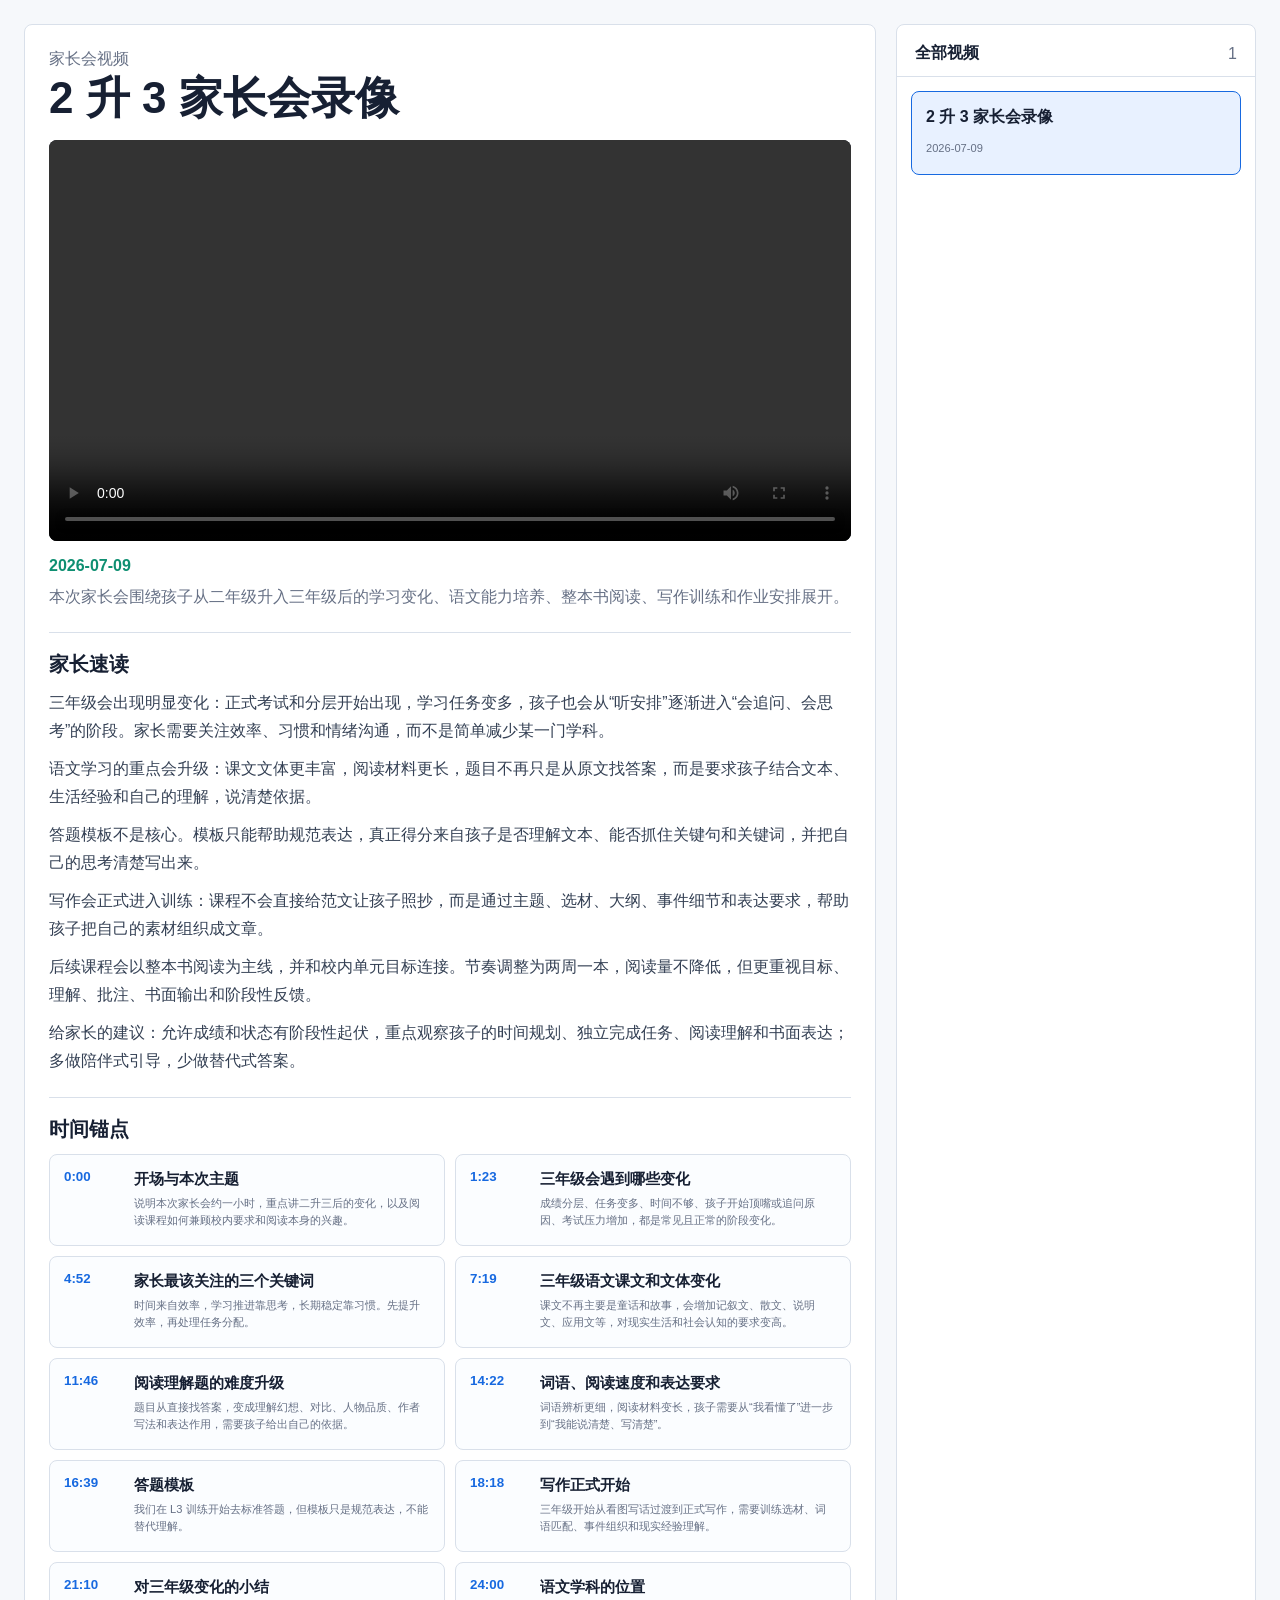
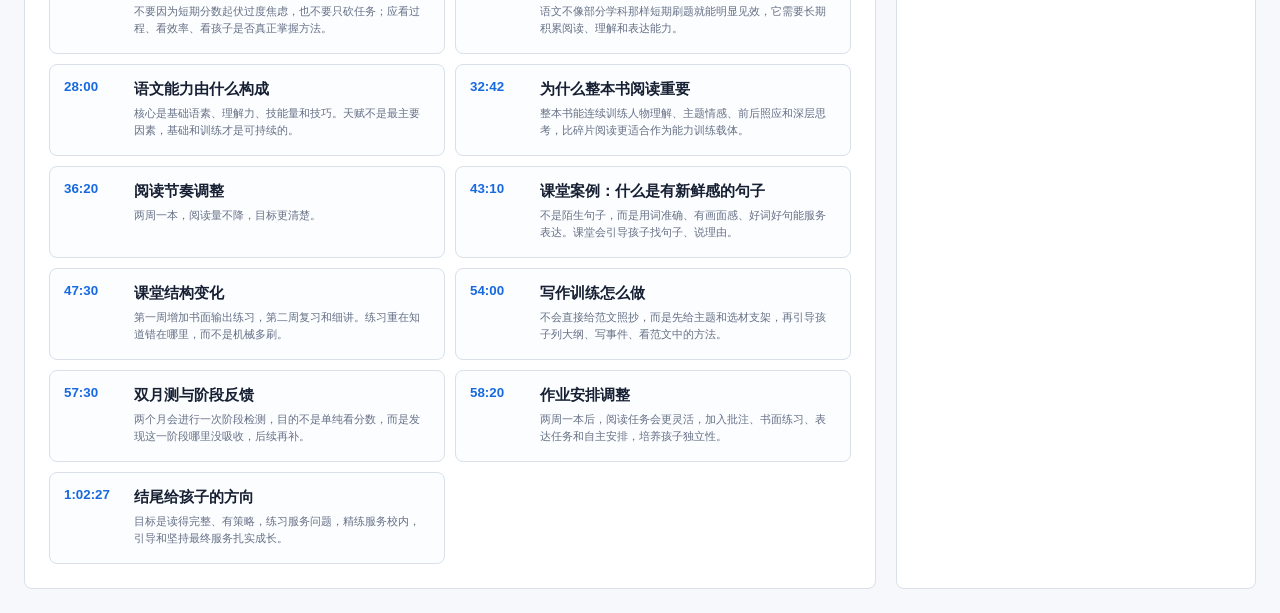
<file: index.html>
<!doctype html>
<html lang="zh-CN">
<head>
  <meta charset="utf-8">
  <meta name="viewport" content="width=device-width, initial-scale=1">
  <title>家长会视频</title>
  <link rel="stylesheet" href="assets/site.css?v=20260709-anchors2">
</head>
<body>
  <main class="page-shell">
    <section class="video-pane">
      <header class="page-head">
        <div>
          <p>家长会视频</p>
          <h1 id="videoTitle">视频列表</h1>
        </div>
        <a id="openVideoLink" class="open-link" href="#" target="_blank" rel="noopener" hidden>下载视频</a>
      </header>

      <video id="videoPlayer" controls playsinline preload="metadata"></video>
      <p id="videoMeta" class="video-meta"></p>
      <p id="videoDescription" class="video-description"></p>

      <section id="videoSummary" class="summary-section" hidden>
        <h2>家长速读</h2>
        <div id="summaryList" class="summary-list"></div>
      </section>

      <section id="videoAnchors" class="summary-section" hidden>
        <h2>时间锚点</h2>
        <div id="anchorList" class="anchor-list"></div>
      </section>
    </section>

    <aside class="playlist-pane">
      <div class="playlist-head">
        <strong>全部视频</strong>
        <span id="videoCount">0</span>
      </div>
      <div id="videoList" class="video-list"></div>
    </aside>
  </main>

  <template id="videoCardTemplate">
    <button class="video-card" type="button">
      <span data-field="title"></span>
      <small data-field="meta"></small>
    </button>
  </template>

  <script src="videos.js?v=20260709-anchors2"></script>
  <script src="assets/site.js?v=20260709-anchors2"></script>
</body>
</html>
</file>
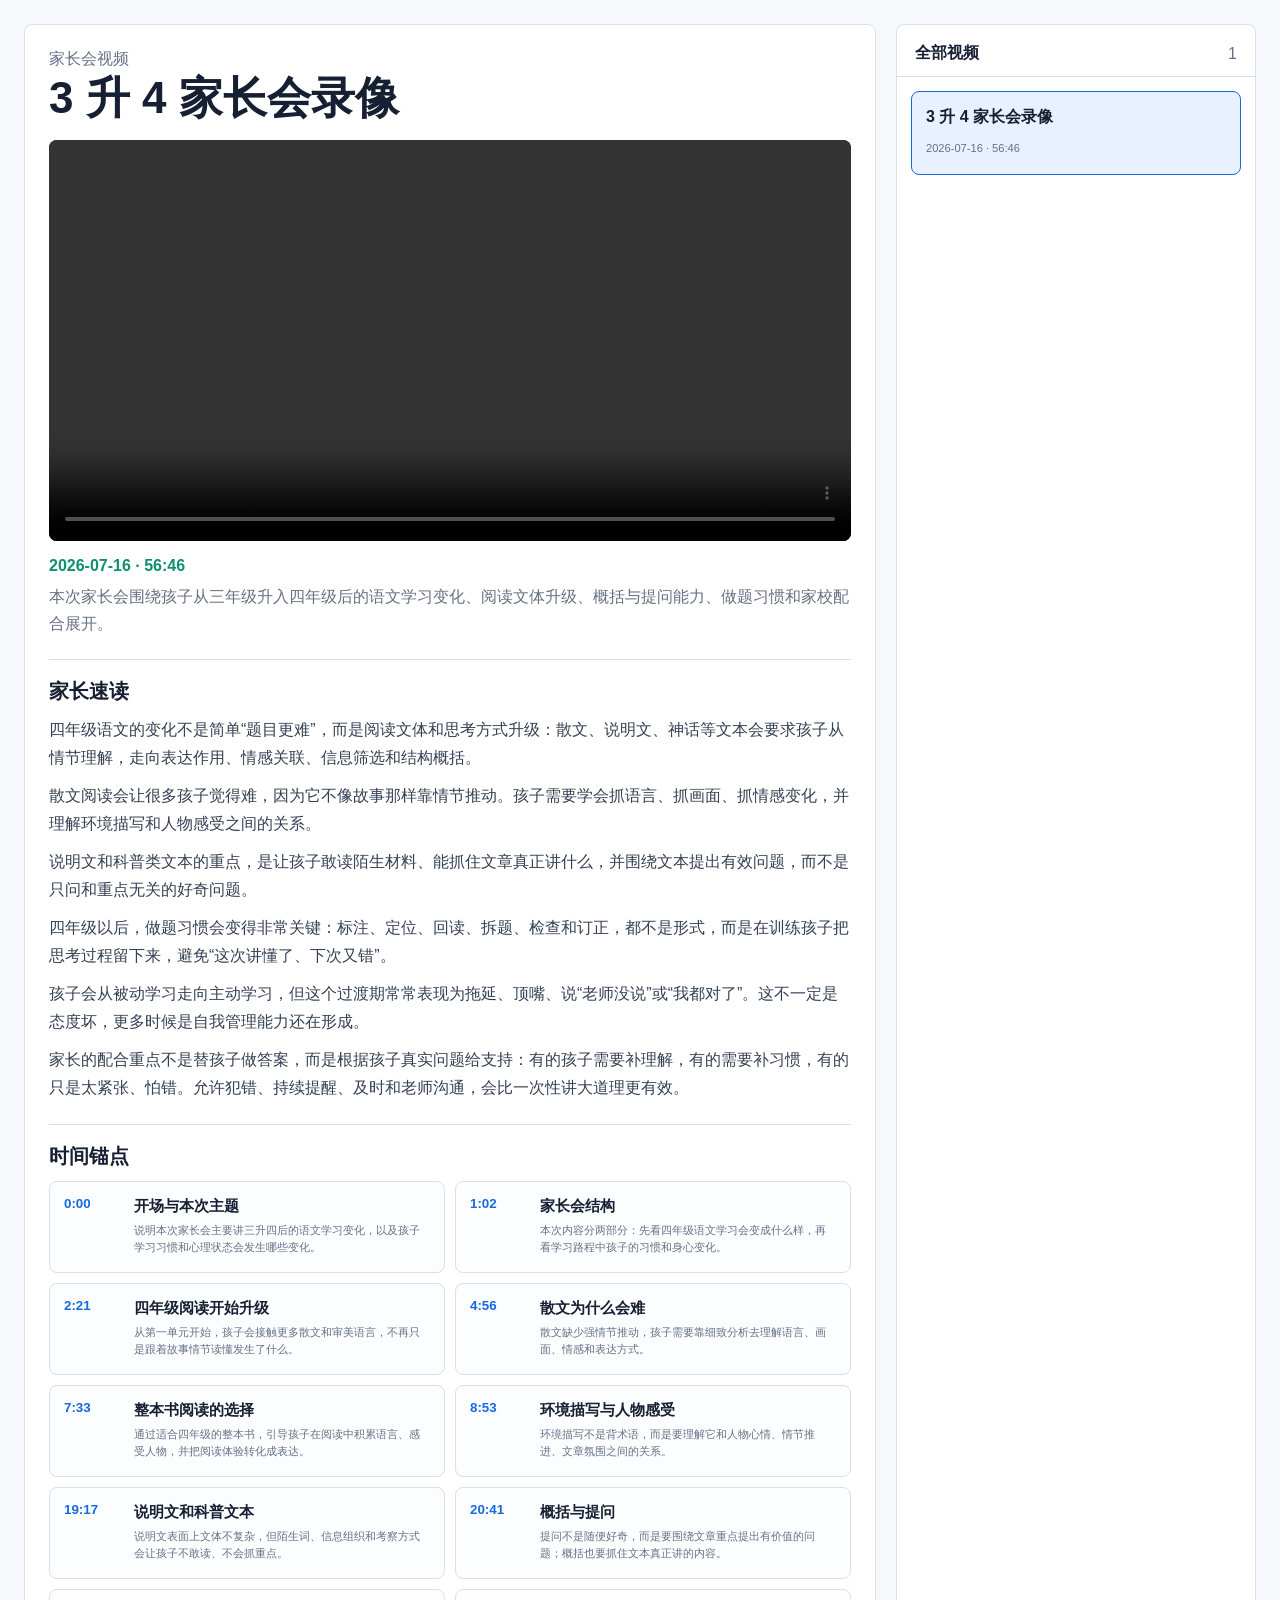
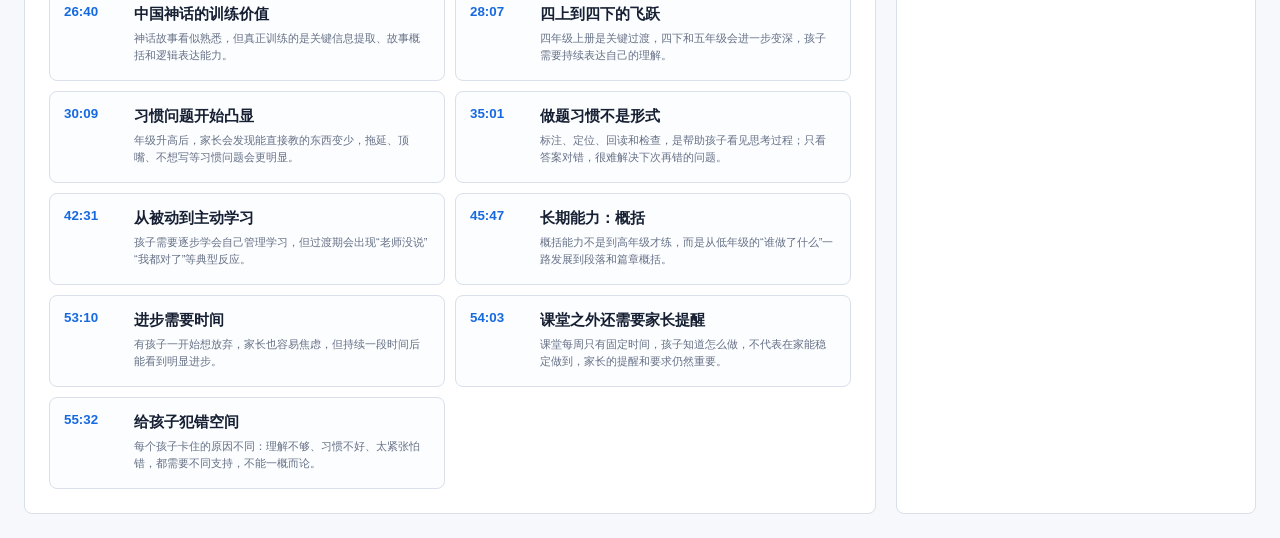
<file: 3-to-4/index.html>
<!doctype html>
<html lang="zh-CN">
<head>
  <meta charset="utf-8">
  <meta name="viewport" content="width=device-width, initial-scale=1">
  <title>3 升 4 家长会视频</title>
  <link rel="stylesheet" href="../assets/site.css?v=20260716-3to4">
</head>
<body>
  <main class="page-shell">
    <section class="video-pane">
      <header class="page-head">
        <div>
          <p>家长会视频</p>
          <h1 id="videoTitle">视频列表</h1>
        </div>
        <a id="openVideoLink" class="open-link" href="#" target="_blank" rel="noopener" hidden>下载视频</a>
      </header>

      <video id="videoPlayer" controls playsinline preload="metadata"></video>
      <p id="videoMeta" class="video-meta"></p>
      <p id="videoDescription" class="video-description"></p>

      <section id="videoSummary" class="summary-section" hidden>
        <h2>家长速读</h2>
        <div id="summaryList" class="summary-list"></div>
      </section>

      <section id="videoAnchors" class="summary-section" hidden>
        <h2>时间锚点</h2>
        <div id="anchorList" class="anchor-list"></div>
      </section>
    </section>

    <aside class="playlist-pane">
      <div class="playlist-head">
        <strong>全部视频</strong>
        <span id="videoCount">0</span>
      </div>
      <div id="videoList" class="video-list"></div>
    </aside>
  </main>

  <template id="videoCardTemplate">
    <button class="video-card" type="button">
      <span data-field="title"></span>
      <small data-field="meta"></small>
    </button>
  </template>

  <script src="videos.js?v=20260716-3to4-newvideo"></script>
  <script src="../assets/site.js?v=20260716-3to4"></script>
</body>
</html>
</file>
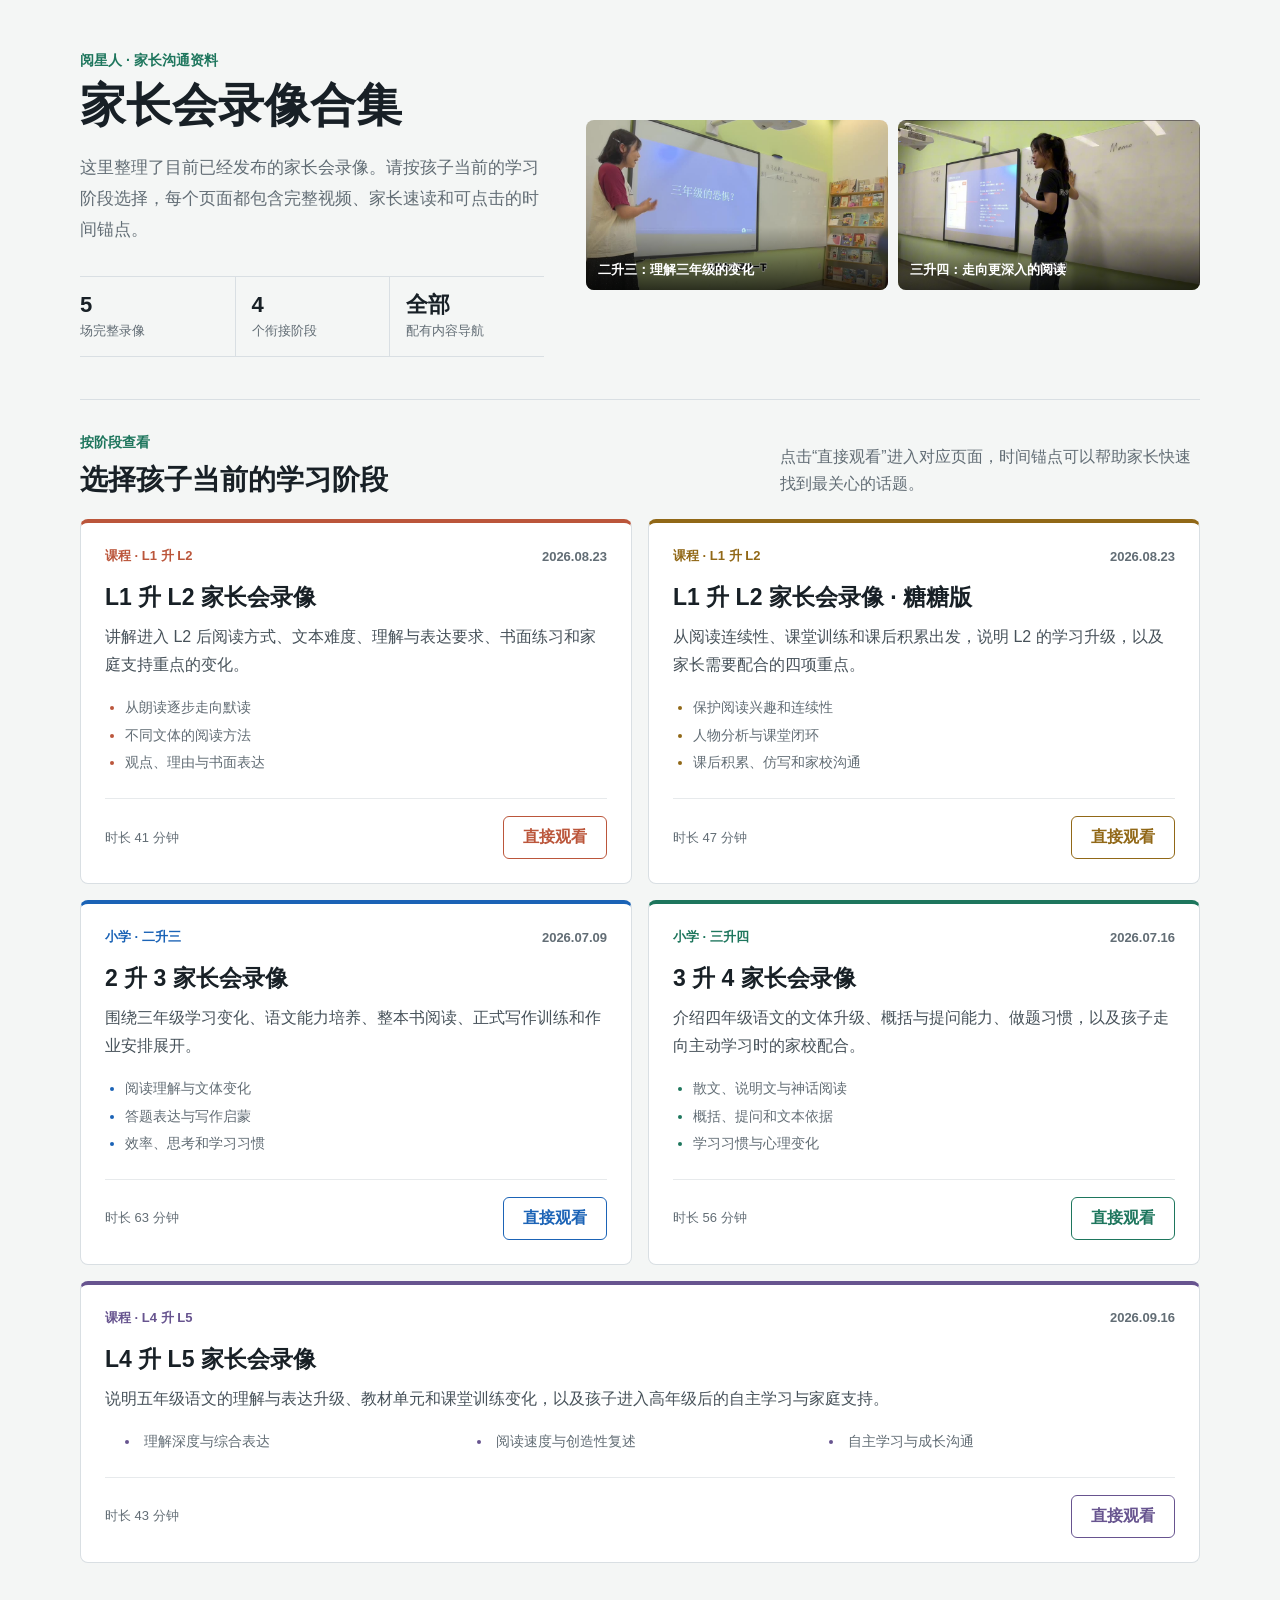
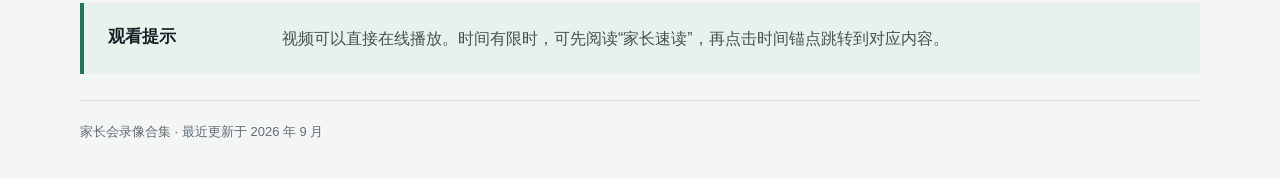
<file: all-videos/index.html>
<!doctype html>
<html lang="zh-CN">
<head>
  <meta charset="utf-8">
  <meta name="viewport" content="width=device-width, initial-scale=1">
  <meta name="description" content="阅星人家长会录像合集，包含完整录像、家长速读和可点击时间锚点。">
  <title>家长会录像合集</title>
  <link rel="icon" href="data:,">
  <link rel="stylesheet" href="assets/catalog.css?v=20260917">
</head>
<body>
  <header class="site-head">
    <div class="head-copy">
      <p class="eyebrow">阅星人 · 家长沟通资料</p>
      <h1>家长会录像合集</h1>
      <p class="intro">这里整理了目前已经发布的家长会录像。请按孩子当前的学习阶段选择，每个页面都包含完整视频、家长速读和可点击的时间锚点。</p>

      <dl class="overview" aria-label="合集概况">
        <div>
          <dt>5</dt>
          <dd>场完整录像</dd>
        </div>
        <div>
          <dt>4</dt>
          <dd>个衔接阶段</dd>
        </div>
        <div>
          <dt>全部</dt>
          <dd>配有内容导航</dd>
        </div>
      </dl>
    </div>

    <div class="meeting-gallery" aria-label="家长会现场画面">
      <figure>
        <img src="assets/2-to-3.jpg" alt="二升三家长会现场，老师正在讲解三年级学习变化" width="960" height="540">
        <figcaption>二升三：理解三年级的变化</figcaption>
      </figure>
      <figure>
        <img src="assets/3-to-4.jpg" alt="三升四家长会现场，老师正在讲解阅读学习重点" width="960" height="540">
        <figcaption>三升四：走向更深入的阅读</figcaption>
      </figure>
    </div>
  </header>

  <main>
    <section class="catalog" aria-labelledby="catalog-title">
      <div class="section-head">
        <div>
          <p class="section-kicker">按阶段查看</p>
          <h2 id="catalog-title">选择孩子当前的学习阶段</h2>
        </div>
        <p>点击“直接观看”进入对应页面，时间锚点可以帮助家长快速找到最关心的话题。</p>
      </div>

      <div class="video-grid">
        <article class="video-item stage-coral">
          <div class="item-topline">
            <span>课程 · L1 升 L2</span>
            <time datetime="2026-08-23">2026.08.23</time>
          </div>
          <h3>L1 升 L2 家长会录像</h3>
          <p>讲解进入 L2 后阅读方式、文本难度、理解与表达要求、书面练习和家庭支持重点的变化。</p>
          <ul>
            <li>从朗读逐步走向默读</li>
            <li>不同文体的阅读方法</li>
            <li>观点、理由与书面表达</li>
          </ul>
          <div class="item-footer">
            <span>时长 41 分钟</span>
            <a href="../l1-to-l2/">直接观看</a>
          </div>
        </article>

        <article class="video-item stage-gold">
          <div class="item-topline">
            <span>课程 · L1 升 L2</span>
            <time datetime="2026-08-23">2026.08.23</time>
          </div>
          <h3>L1 升 L2 家长会录像 · 糖糖版</h3>
          <p>从阅读连续性、课堂训练和课后积累出发，说明 L2 的学习升级，以及家长需要配合的四项重点。</p>
          <ul>
            <li>保护阅读兴趣和连续性</li>
            <li>人物分析与课堂闭环</li>
            <li>课后积累、仿写和家校沟通</li>
          </ul>
          <div class="item-footer">
            <span>时长 47 分钟</span>
            <a href="../l1-to-l2-tangtang/">直接观看</a>
          </div>
        </article>

        <article class="video-item stage-blue">
          <div class="item-topline">
            <span>小学 · 二升三</span>
            <time datetime="2026-07-09">2026.07.09</time>
          </div>
          <h3>2 升 3 家长会录像</h3>
          <p>围绕三年级学习变化、语文能力培养、整本书阅读、正式写作训练和作业安排展开。</p>
          <ul>
            <li>阅读理解与文体变化</li>
            <li>答题表达与写作启蒙</li>
            <li>效率、思考和学习习惯</li>
          </ul>
          <div class="item-footer">
            <span>时长 63 分钟</span>
            <a href="../">直接观看</a>
          </div>
        </article>

        <article class="video-item stage-green">
          <div class="item-topline">
            <span>小学 · 三升四</span>
            <time datetime="2026-07-16">2026.07.16</time>
          </div>
          <h3>3 升 4 家长会录像</h3>
          <p>介绍四年级语文的文体升级、概括与提问能力、做题习惯，以及孩子走向主动学习时的家校配合。</p>
          <ul>
            <li>散文、说明文与神话阅读</li>
            <li>概括、提问和文本依据</li>
            <li>学习习惯与心理变化</li>
          </ul>
          <div class="item-footer">
            <span>时长 56 分钟</span>
            <a href="../3-to-4/">直接观看</a>
          </div>
        </article>

        <article class="video-item stage-violet wide-item">
          <div class="item-topline">
            <span>课程 · L4 升 L5</span>
            <time datetime="2026-09-16">2026.09.16</time>
          </div>
          <h3>L4 升 L5 家长会录像</h3>
          <p>说明五年级语文的理解与表达升级、教材单元和课堂训练变化，以及孩子进入高年级后的自主学习与家庭支持。</p>
          <ul>
            <li>理解深度与综合表达</li>
            <li>阅读速度与创造性复述</li>
            <li>自主学习与成长沟通</li>
          </ul>
          <div class="item-footer">
            <span>时长 43 分钟</span>
            <a href="../l4-to-l5/">直接观看</a>
          </div>
        </article>
      </div>
    </section>

    <aside class="viewing-note" aria-label="观看说明">
      <strong>观看提示</strong>
      <p>视频可以直接在线播放。时间有限时，可先阅读“家长速读”，再点击时间锚点跳转到对应内容。</p>
    </aside>
  </main>

  <footer>
    <p>家长会录像合集 · 最近更新于 2026 年 9 月</p>
  </footer>
</body>
</html>
</file>
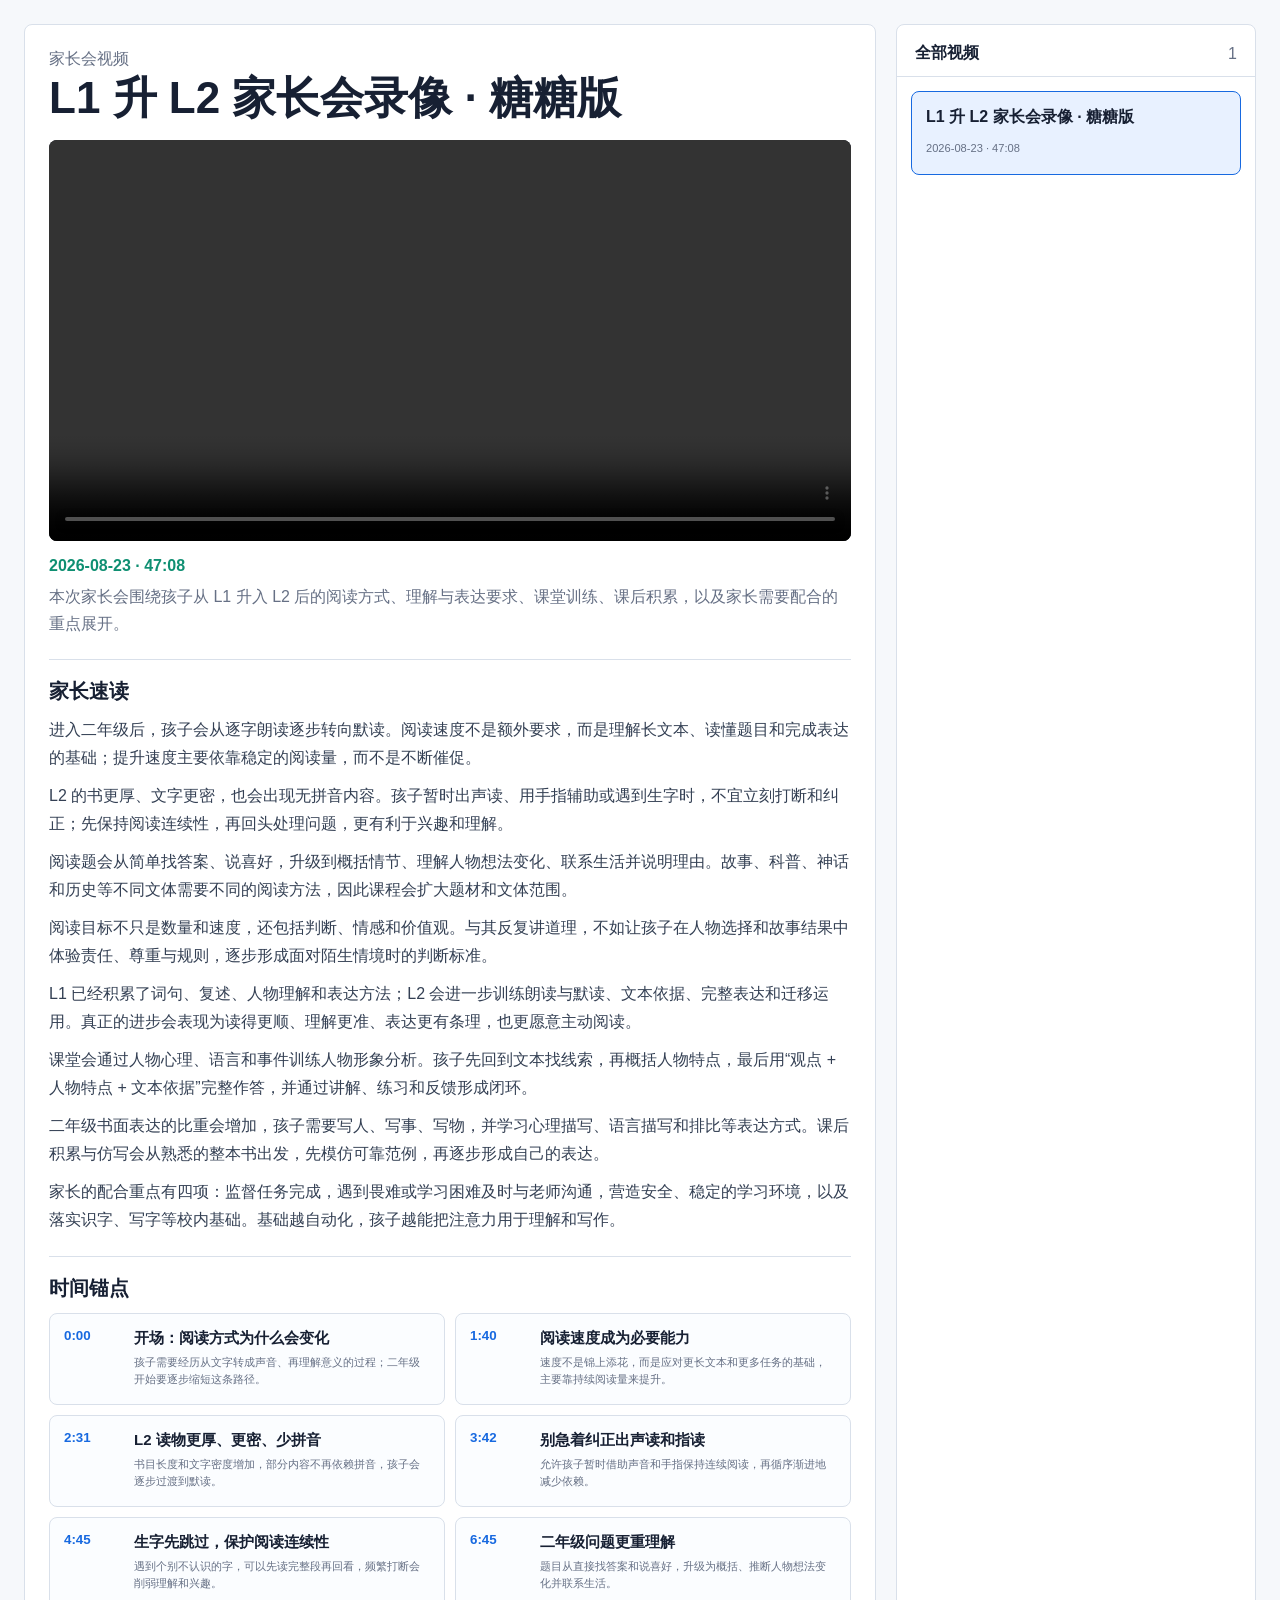
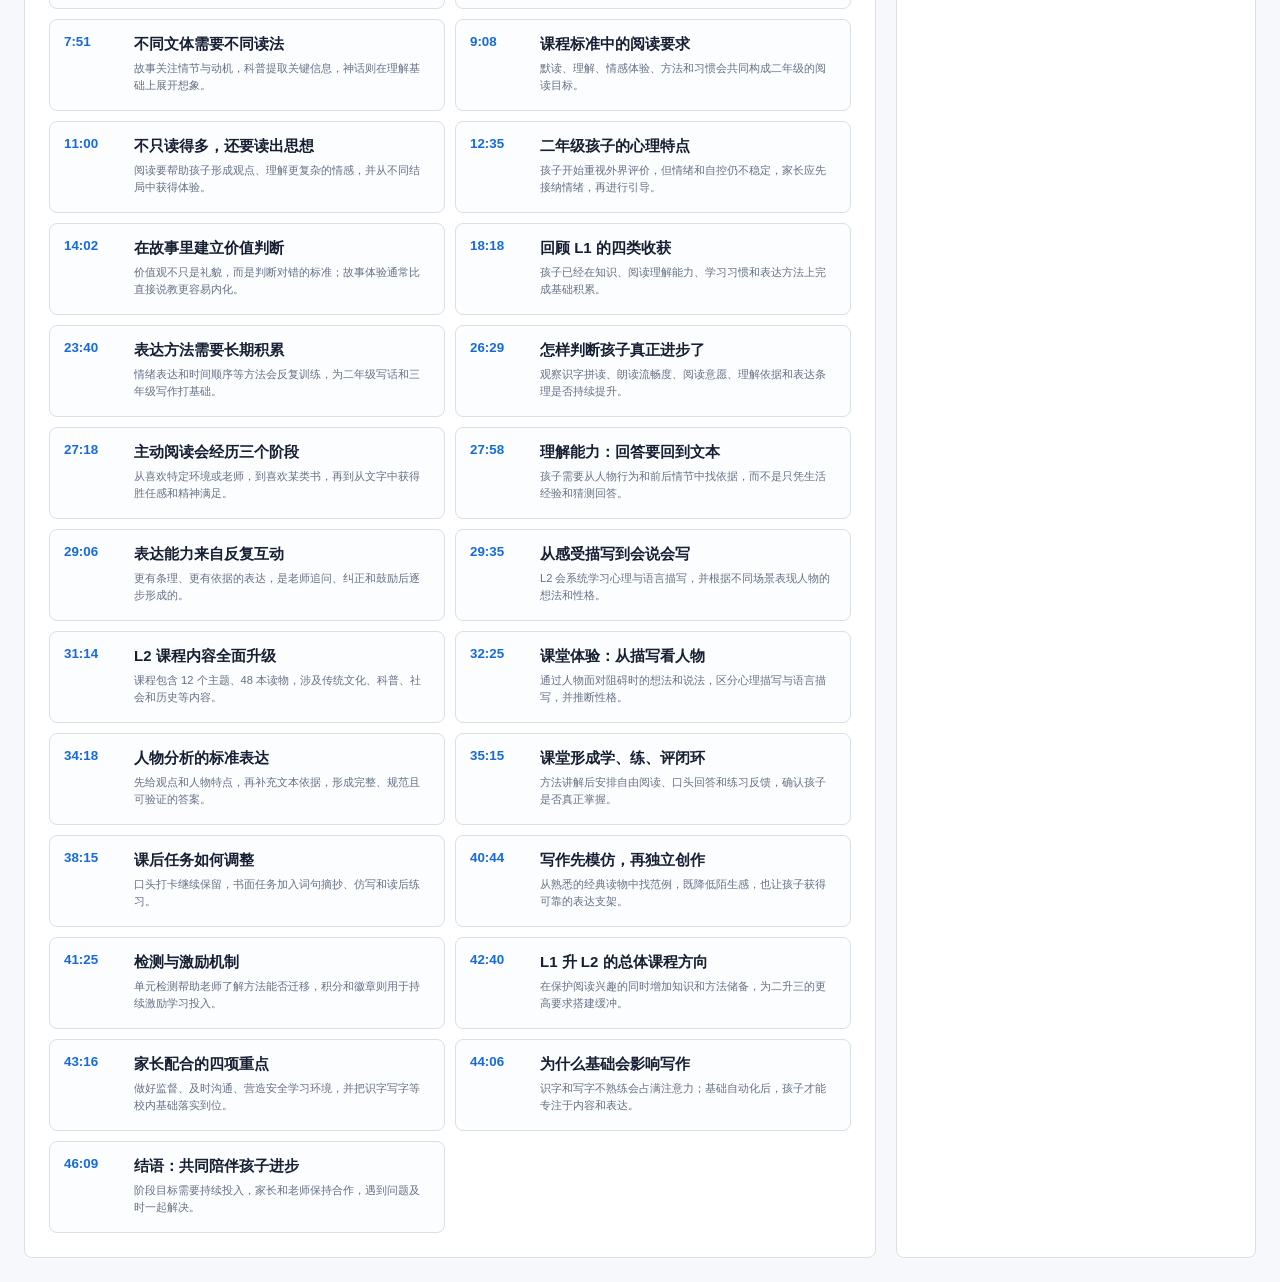
<file: l1-to-l2-tangtang/index.html>
<!doctype html>
<html lang="zh-CN">
<head>
  <meta charset="utf-8">
  <meta name="viewport" content="width=device-width, initial-scale=1">
  <title>L1 升 L2 家长会视频 · 糖糖版</title>
  <link rel="icon" href="data:,">
  <link rel="stylesheet" href="../assets/site.css?v=20260823-l1to2-tangtang">
</head>
<body>
  <main class="page-shell">
    <section class="video-pane">
      <header class="page-head">
        <div>
          <p>家长会视频</p>
          <h1 id="videoTitle">视频列表</h1>
        </div>
        <a id="openVideoLink" class="open-link" href="#" target="_blank" rel="noopener" hidden>下载视频</a>
      </header>

      <video id="videoPlayer" controls playsinline preload="metadata"></video>
      <p id="videoMeta" class="video-meta"></p>
      <p id="videoDescription" class="video-description"></p>

      <section id="videoSummary" class="summary-section" hidden>
        <h2>家长速读</h2>
        <div id="summaryList" class="summary-list"></div>
      </section>

      <section id="videoAnchors" class="summary-section" hidden>
        <h2>时间锚点</h2>
        <div id="anchorList" class="anchor-list"></div>
      </section>
    </section>

    <aside class="playlist-pane">
      <div class="playlist-head">
        <strong>全部视频</strong>
        <span id="videoCount">0</span>
      </div>
      <div id="videoList" class="video-list"></div>
    </aside>
  </main>

  <template id="videoCardTemplate">
    <button class="video-card" type="button">
      <span data-field="title"></span>
      <small data-field="meta"></small>
    </button>
  </template>

  <script src="videos.js?v=20260823-2256-tangtang"></script>
  <script src="../assets/site.js?v=20260823-l1to2-tangtang"></script>
</body>
</html>
</file>
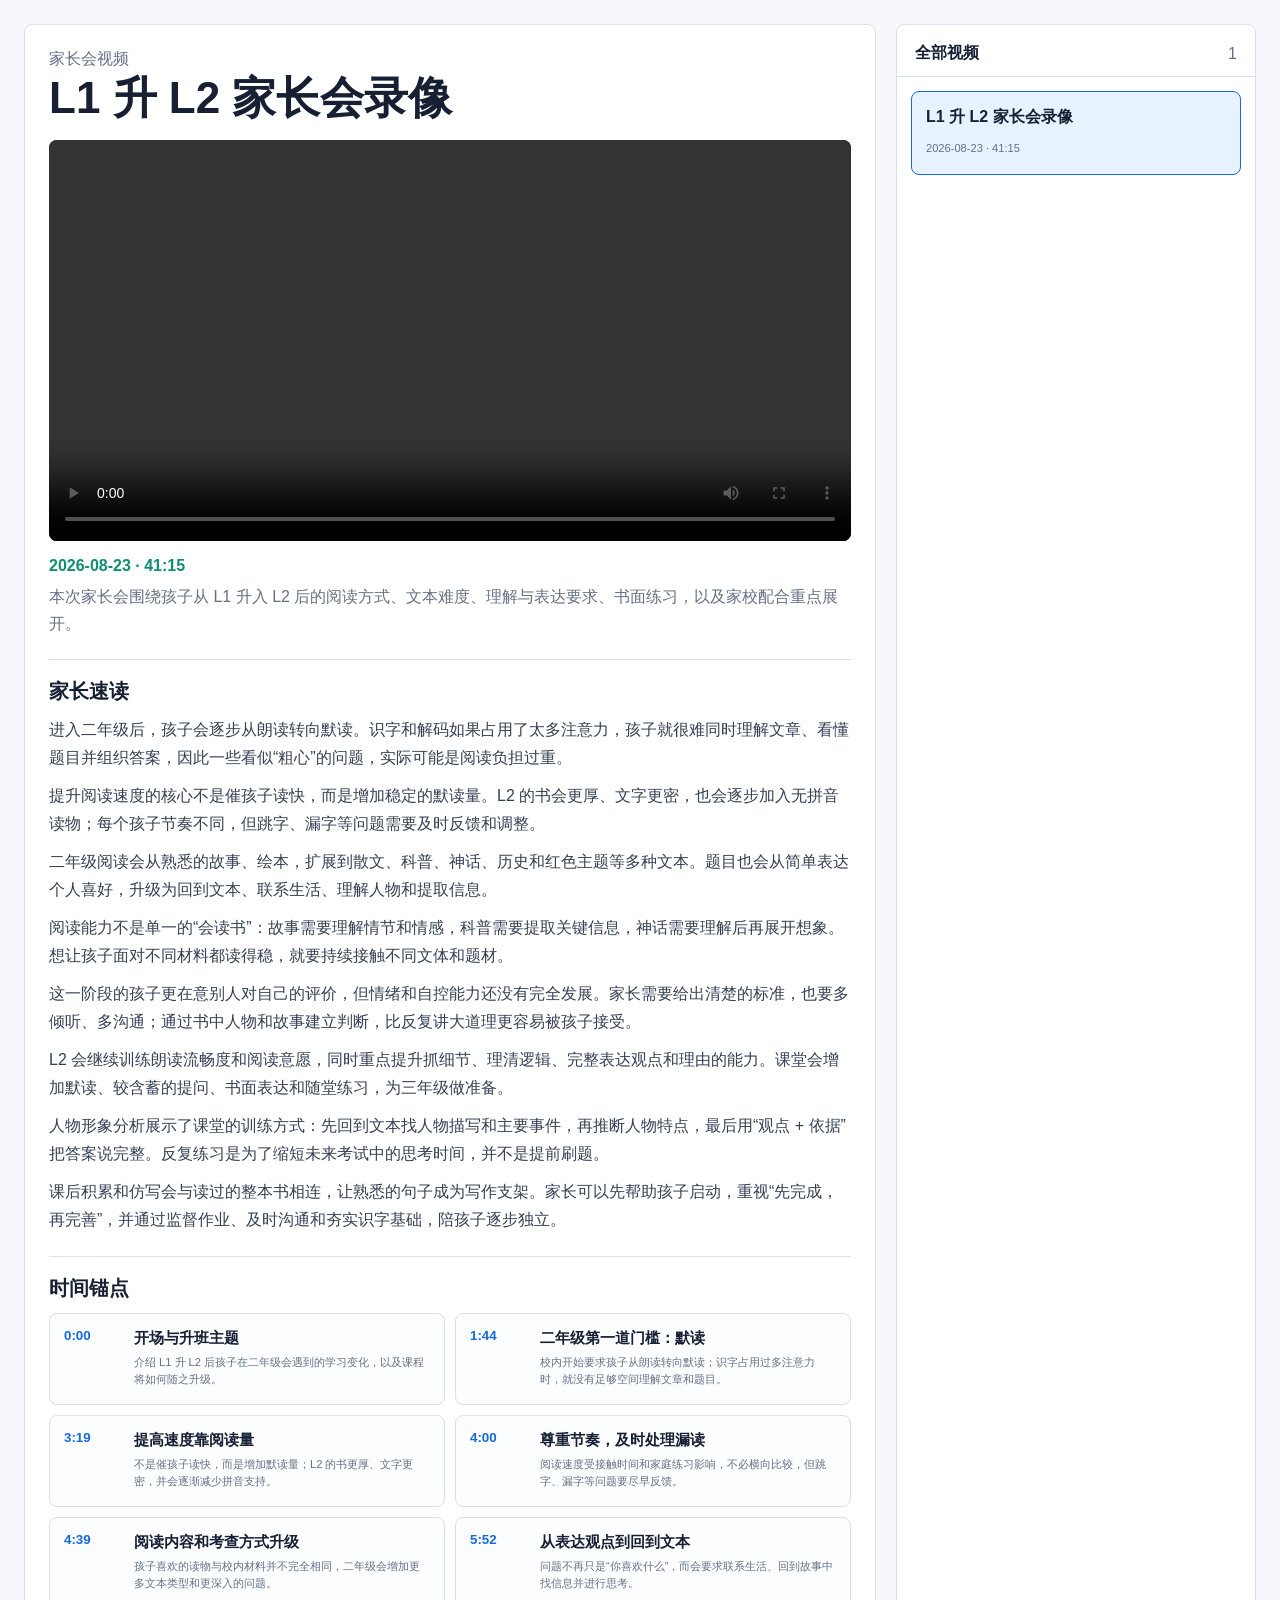
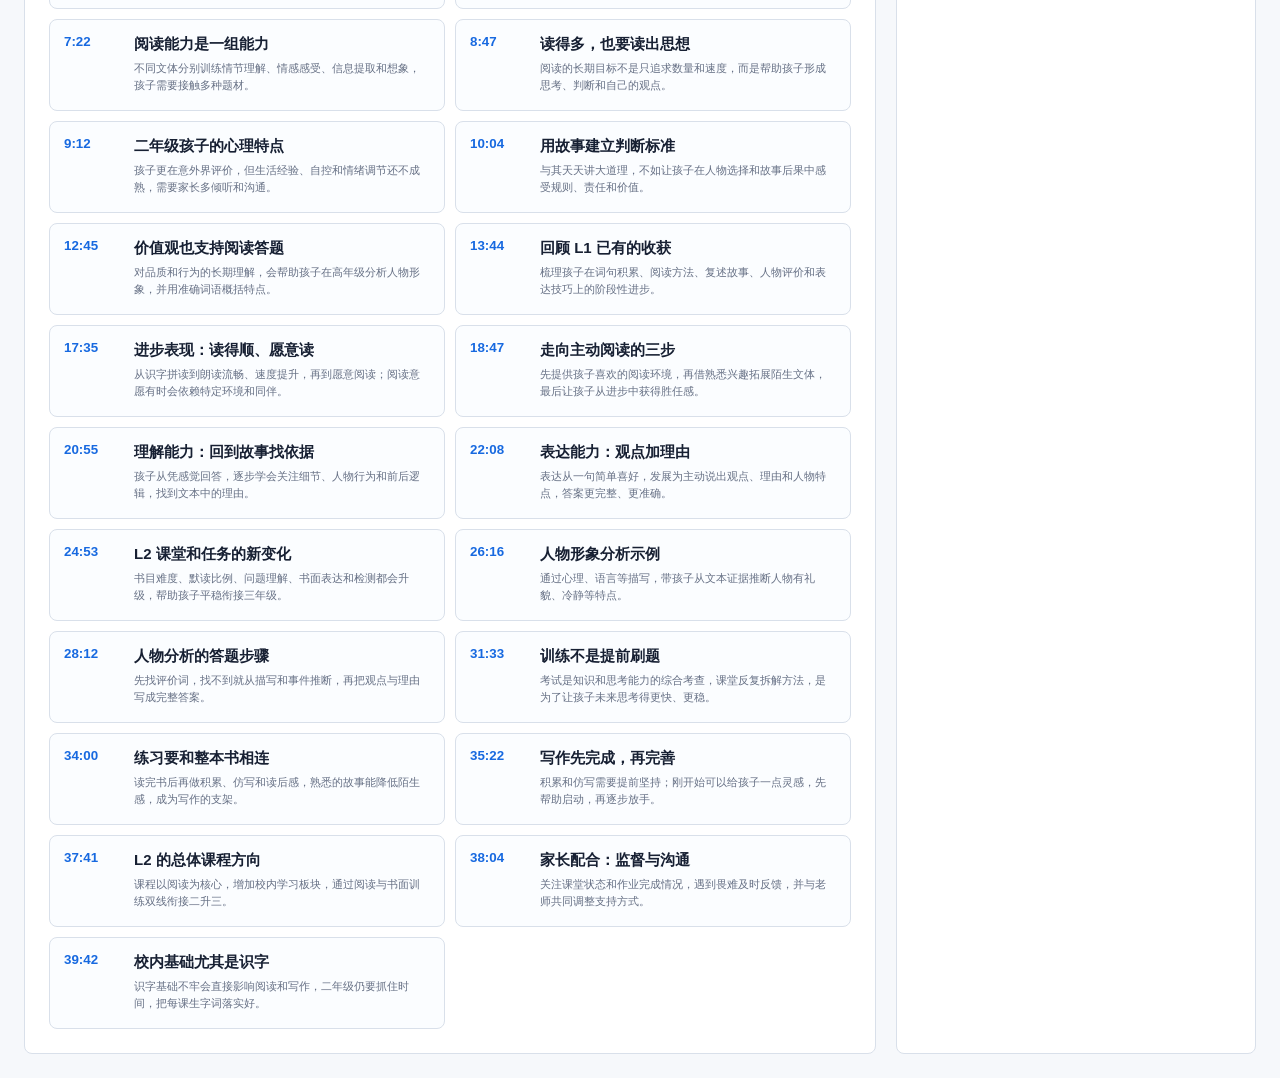
<file: l1-to-l2/index.html>
<!doctype html>
<html lang="zh-CN">
<head>
  <meta charset="utf-8">
  <meta name="viewport" content="width=device-width, initial-scale=1">
  <title>L1 升 L2 家长会视频</title>
  <link rel="icon" href="data:,">
  <link rel="stylesheet" href="../assets/site.css?v=20260823-l1to2">
</head>
<body>
  <main class="page-shell">
    <section class="video-pane">
      <header class="page-head">
        <div>
          <p>家长会视频</p>
          <h1 id="videoTitle">视频列表</h1>
        </div>
        <a id="openVideoLink" class="open-link" href="#" target="_blank" rel="noopener" hidden>下载视频</a>
      </header>

      <video id="videoPlayer" controls playsinline preload="metadata"></video>
      <p id="videoMeta" class="video-meta"></p>
      <p id="videoDescription" class="video-description"></p>

      <section id="videoSummary" class="summary-section" hidden>
        <h2>家长速读</h2>
        <div id="summaryList" class="summary-list"></div>
      </section>

      <section id="videoAnchors" class="summary-section" hidden>
        <h2>时间锚点</h2>
        <div id="anchorList" class="anchor-list"></div>
      </section>
    </section>

    <aside class="playlist-pane">
      <div class="playlist-head">
        <strong>全部视频</strong>
        <span id="videoCount">0</span>
      </div>
      <div id="videoList" class="video-list"></div>
    </aside>
  </main>

  <template id="videoCardTemplate">
    <button class="video-card" type="button">
      <span data-field="title"></span>
      <small data-field="meta"></small>
    </button>
  </template>

  <script src="videos.js?v=20260823-l1to2"></script>
  <script src="../assets/site.js?v=20260823-l1to2"></script>
</body>
</html>
</file>
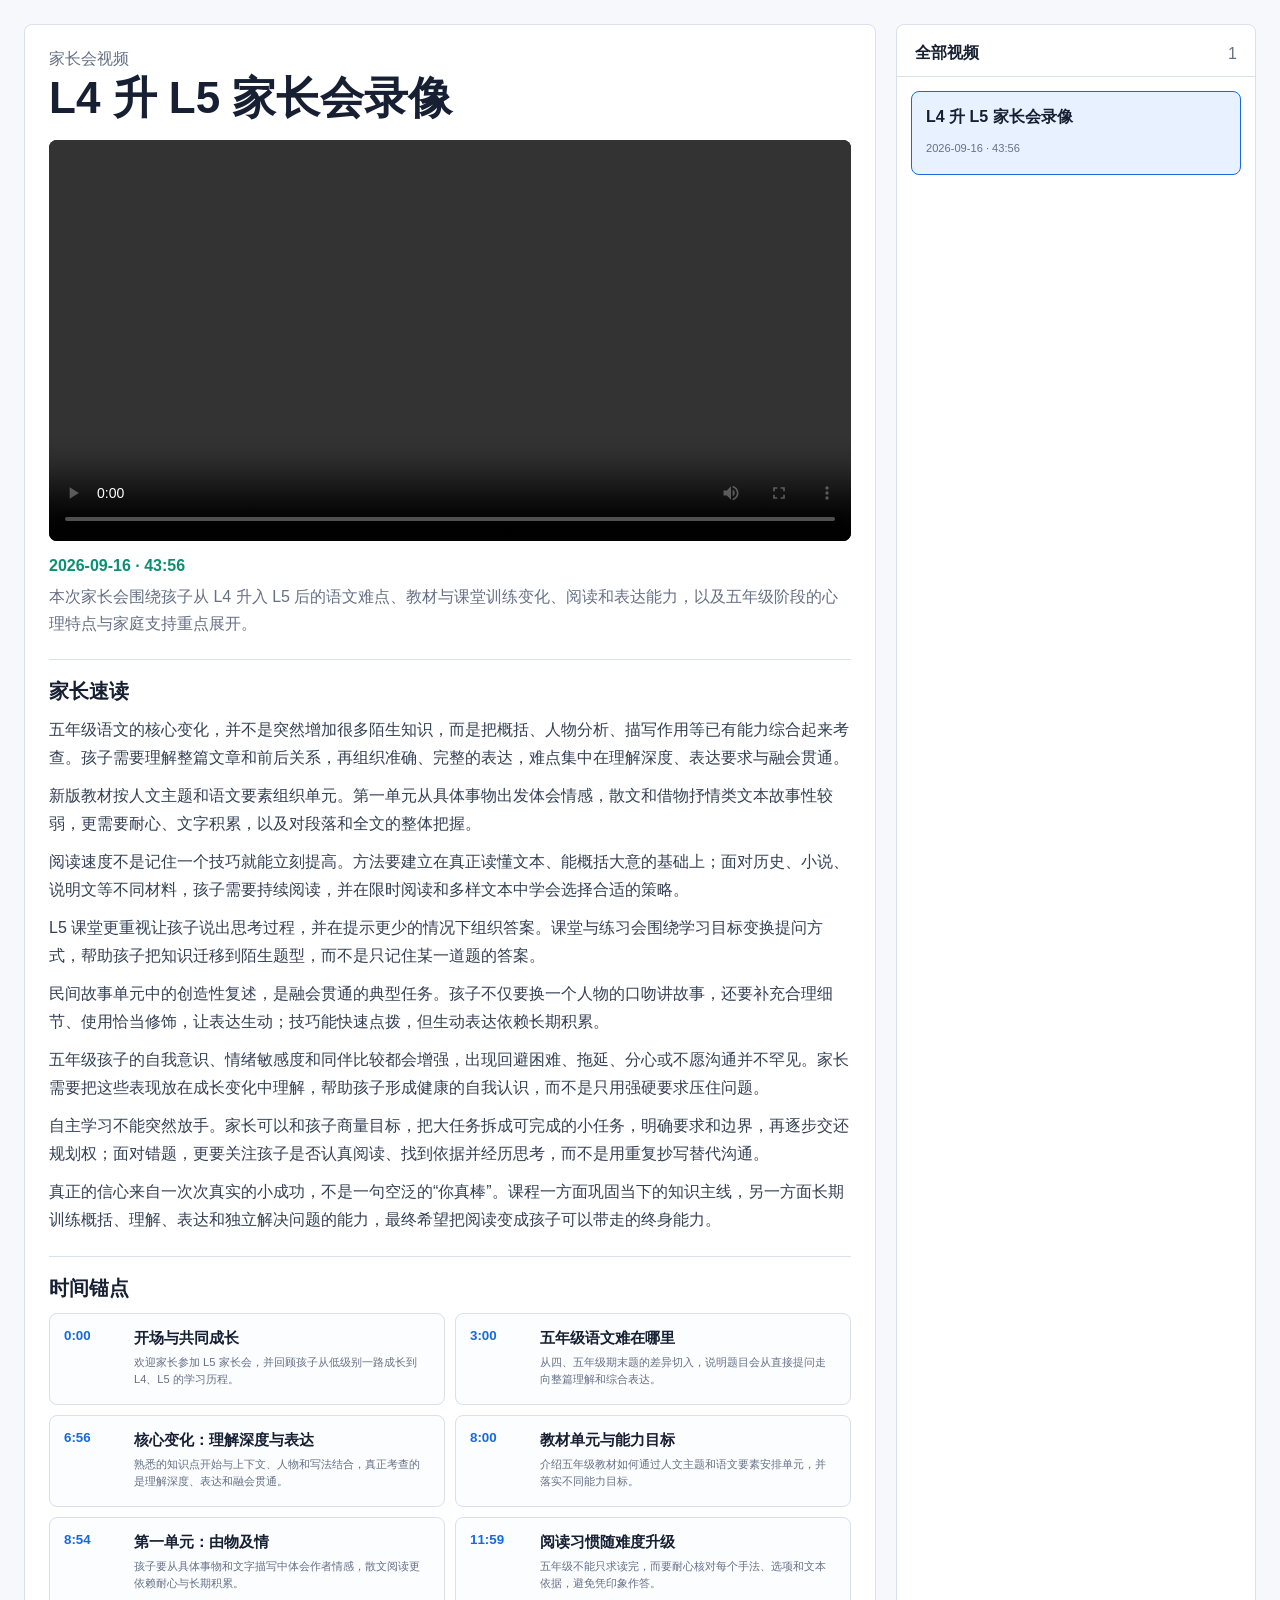
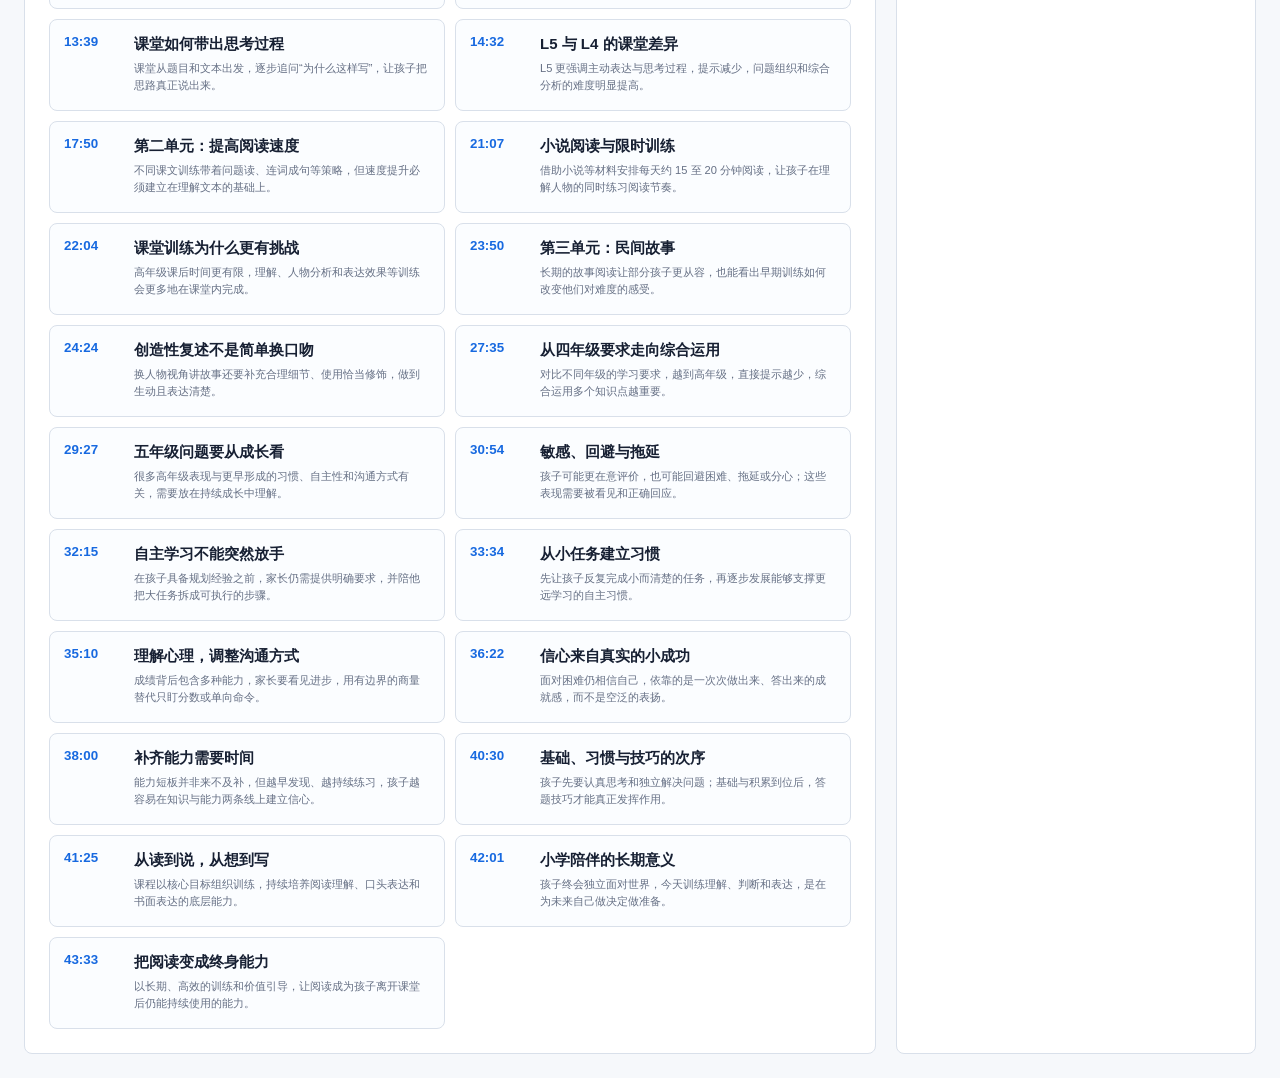
<file: l4-to-l5/index.html>
<!doctype html>
<html lang="zh-CN">
<head>
  <meta charset="utf-8">
  <meta name="viewport" content="width=device-width, initial-scale=1">
  <title>L4 升 L5 家长会视频</title>
  <link rel="icon" href="data:,">
  <link rel="stylesheet" href="../assets/site.css?v=20260916-l4to5">
</head>
<body>
  <main class="page-shell">
    <section class="video-pane">
      <header class="page-head">
        <div>
          <p>家长会视频</p>
          <h1 id="videoTitle">视频列表</h1>
        </div>
        <a id="openVideoLink" class="open-link" href="#" target="_blank" rel="noopener" hidden>下载视频</a>
      </header>

      <video id="videoPlayer" controls playsinline preload="metadata"></video>
      <p id="videoMeta" class="video-meta"></p>
      <p id="videoDescription" class="video-description"></p>

      <section id="videoSummary" class="summary-section" hidden>
        <h2>家长速读</h2>
        <div id="summaryList" class="summary-list"></div>
      </section>

      <section id="videoAnchors" class="summary-section" hidden>
        <h2>时间锚点</h2>
        <div id="anchorList" class="anchor-list"></div>
      </section>
    </section>

    <aside class="playlist-pane">
      <div class="playlist-head">
        <strong>全部视频</strong>
        <span id="videoCount">0</span>
      </div>
      <div id="videoList" class="video-list"></div>
    </aside>
  </main>

  <template id="videoCardTemplate">
    <button class="video-card" type="button">
      <span data-field="title"></span>
      <small data-field="meta"></small>
    </button>
  </template>

  <script src="videos.js?v=20260916-l4to5"></script>
  <script src="../assets/site.js?v=20260916-l4to5"></script>
</body>
</html>
</file>
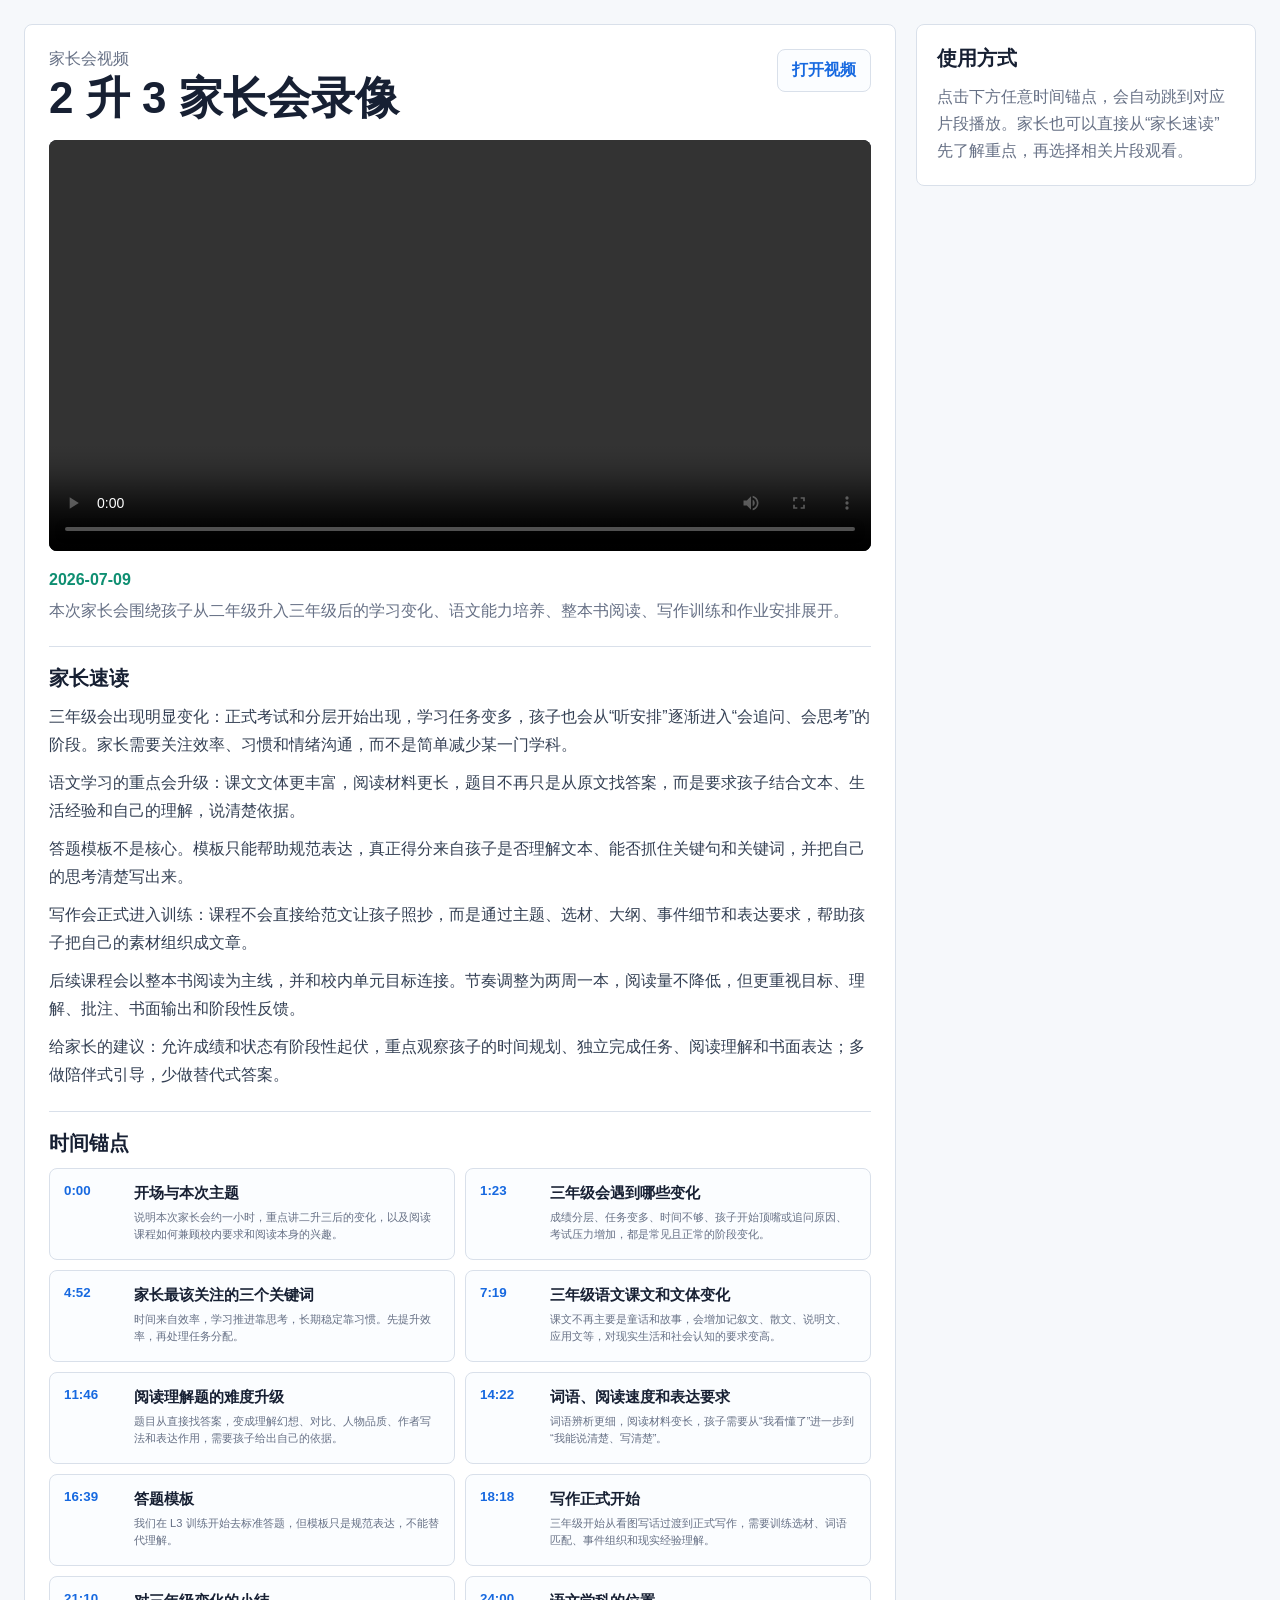
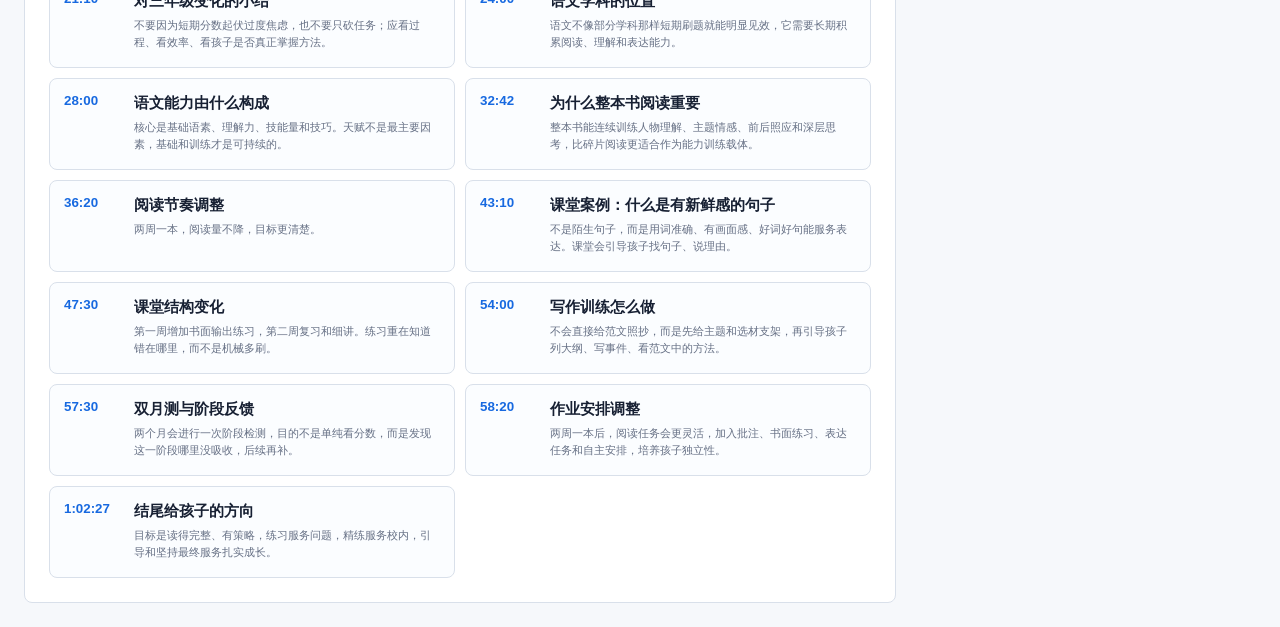
<file: standalone.html>
<!doctype html>
<html lang="zh-CN">
<head>
  <meta charset="utf-8">
  <meta name="viewport" content="width=device-width, initial-scale=1">
  <title>2 升 3 家长会录像</title>
  <style>
    :root {
      color-scheme: light;
      --ink: #172033;
      --muted: #667085;
      --line: #d9e0ea;
      --paper: #f6f8fb;
      --surface: #ffffff;
      --accent: #1769e0;
      --accent-soft: #e8f1ff;
      --green: #0f8f72;
    }

    * {
      box-sizing: border-box;
    }

    body {
      margin: 0;
      min-height: 100vh;
      font-family: -apple-system, BlinkMacSystemFont, "Segoe UI", sans-serif;
      background: var(--paper);
      color: var(--ink);
    }

    .page-shell {
      display: grid;
      grid-template-columns: minmax(0, 1fr) 340px;
      gap: 20px;
      min-height: 100vh;
      padding: 24px;
    }

    .video-pane,
    .side-pane {
      background: var(--surface);
      border: 1px solid var(--line);
      border-radius: 8px;
    }

    .video-pane {
      min-width: 0;
      padding: 24px;
    }

    .page-head {
      display: flex;
      justify-content: space-between;
      gap: 16px;
      align-items: flex-start;
      margin-bottom: 18px;
    }

    .page-head p,
    .video-meta,
    .video-description,
    .anchor-copy small {
      margin: 0;
      color: var(--muted);
    }

    .page-head h1 {
      margin: 4px 0 0;
      font-size: clamp(28px, 4vw, 44px);
      line-height: 1.08;
      letter-spacing: 0;
    }

    .open-link {
      flex: 0 0 auto;
      border: 1px solid var(--line);
      border-radius: 8px;
      padding: 10px 14px;
      color: var(--accent);
      text-decoration: none;
      font-weight: 700;
      background: #fbfdff;
    }

    video {
      width: 100%;
      max-height: calc(100vh - 220px);
      min-height: 360px;
      background: #0c111d;
      border-radius: 8px;
    }

    .video-meta {
      margin-top: 16px;
      font-weight: 700;
      color: var(--green);
    }

    .video-description {
      margin-top: 8px;
      line-height: 1.7;
    }

    .summary-section {
      margin-top: 22px;
      padding-top: 18px;
      border-top: 1px solid var(--line);
    }

    .summary-section h2,
    .side-pane h2 {
      margin: 0 0 12px;
      font-size: 20px;
      line-height: 1.3;
      letter-spacing: 0;
    }

    .summary-list {
      display: grid;
      gap: 10px;
    }

    .summary-list p {
      margin: 0;
      color: #344054;
      line-height: 1.75;
    }

    .anchor-list {
      display: grid;
      grid-template-columns: repeat(2, minmax(0, 1fr));
      gap: 10px;
    }

    .anchor-card {
      display: grid;
      grid-template-columns: 58px minmax(0, 1fr);
      gap: 12px;
      width: 100%;
      min-height: 92px;
      padding: 14px;
      border: 1px solid var(--line);
      border-radius: 8px;
      background: #fbfdff;
      color: inherit;
      text-align: left;
      cursor: pointer;
    }

    .anchor-card:hover {
      border-color: var(--accent);
      background: var(--accent-soft);
    }

    .anchor-time {
      color: var(--accent);
      font-weight: 800;
      font-variant-numeric: tabular-nums;
    }

    .anchor-copy {
      display: grid;
      gap: 6px;
    }

    .anchor-copy strong {
      font-size: 15px;
      line-height: 1.35;
    }

    .anchor-copy small {
      line-height: 1.55;
    }

    .side-pane {
      align-self: start;
      padding: 20px;
      position: sticky;
      top: 24px;
    }

    .side-pane p {
      margin: 0;
      color: var(--muted);
      line-height: 1.7;
    }

    @media (max-width: 900px) {
      .page-shell {
        grid-template-columns: 1fr;
        padding: 12px;
      }

      .video-pane {
        padding: 16px;
      }

      .page-head {
        flex-direction: column;
      }

      video {
        min-height: 220px;
        max-height: none;
      }

      .anchor-list {
        grid-template-columns: 1fr;
      }

      .side-pane {
        position: static;
      }
    }
  </style>
</head>
<body>
  <main class="page-shell">
    <section class="video-pane">
      <header class="page-head">
        <div>
          <p>家长会视频</p>
          <h1>2 升 3 家长会录像</h1>
        </div>
        <a class="open-link" href="https://parent-video-vault-gaohan.oss-cn-shanghai.aliyuncs.com/videos/2026-07-09/008a1cfcd26d3368e8efaf9f.mp4" target="_blank" rel="noopener">打开视频</a>
      </header>

      <video id="videoPlayer" controls playsinline preload="metadata" src="https://parent-video-vault-gaohan.oss-cn-shanghai.aliyuncs.com/videos/2026-07-09/008a1cfcd26d3368e8efaf9f.mp4"></video>
      <p class="video-meta">2026-07-09</p>
      <p class="video-description">本次家长会围绕孩子从二年级升入三年级后的学习变化、语文能力培养、整本书阅读、写作训练和作业安排展开。</p>

      <section class="summary-section">
        <h2>家长速读</h2>
        <div class="summary-list">
          <p>三年级会出现明显变化：正式考试和分层开始出现，学习任务变多，孩子也会从“听安排”逐渐进入“会追问、会思考”的阶段。家长需要关注效率、习惯和情绪沟通，而不是简单减少某一门学科。</p>
          <p>语文学习的重点会升级：课文文体更丰富，阅读材料更长，题目不再只是从原文找答案，而是要求孩子结合文本、生活经验和自己的理解，说清楚依据。</p>
          <p>答题模板不是核心。模板只能帮助规范表达，真正得分来自孩子是否理解文本、能否抓住关键句和关键词，并把自己的思考清楚写出来。</p>
          <p>写作会正式进入训练：课程不会直接给范文让孩子照抄，而是通过主题、选材、大纲、事件细节和表达要求，帮助孩子把自己的素材组织成文章。</p>
          <p>后续课程会以整本书阅读为主线，并和校内单元目标连接。节奏调整为两周一本，阅读量不降低，但更重视目标、理解、批注、书面输出和阶段性反馈。</p>
          <p>给家长的建议：允许成绩和状态有阶段性起伏，重点观察孩子的时间规划、独立完成任务、阅读理解和书面表达；多做陪伴式引导，少做替代式答案。</p>
        </div>
      </section>

      <section class="summary-section">
        <h2>时间锚点</h2>
        <div id="anchorList" class="anchor-list"></div>
      </section>
    </section>

    <aside class="side-pane">
      <h2>使用方式</h2>
      <p>点击下方任意时间锚点，会自动跳到对应片段播放。家长也可以直接从“家长速读”先了解重点，再选择相关片段观看。</p>
    </aside>
  </main>

  <script>
    const anchors = [
      [0, "开场与本次主题", "说明本次家长会约一小时，重点讲二升三后的变化，以及阅读课程如何兼顾校内要求和阅读本身的兴趣。"],
      [83, "三年级会遇到哪些变化", "成绩分层、任务变多、时间不够、孩子开始顶嘴或追问原因、考试压力增加，都是常见且正常的阶段变化。"],
      [292, "家长最该关注的三个关键词", "时间来自效率，学习推进靠思考，长期稳定靠习惯。先提升效率，再处理任务分配。"],
      [439, "三年级语文课文和文体变化", "课文不再主要是童话和故事，会增加记叙文、散文、说明文、应用文等，对现实生活和社会认知的要求变高。"],
      [706, "阅读理解题的难度升级", "题目从直接找答案，变成理解幻想、对比、人物品质、作者写法和表达作用，需要孩子给出自己的依据。"],
      [862, "词语、阅读速度和表达要求", "词语辨析更细，阅读材料变长，孩子需要从“我看懂了”进一步到“我能说清楚、写清楚”。"],
      [999, "答题模板", "我们在 L3 训练开始去标准答题，但模板只是规范表达，不能替代理解。"],
      [1098, "写作正式开始", "三年级开始从看图写话过渡到正式写作，需要训练选材、词语匹配、事件组织和现实经验理解。"],
      [1270, "对三年级变化的小结", "不要因为短期分数起伏过度焦虑，也不要只砍任务；应看过程、看效率、看孩子是否真正掌握方法。"],
      [1440, "语文学科的位置", "语文不像部分学科那样短期刷题就能明显见效，它需要长期积累阅读、理解和表达能力。"],
      [1680, "语文能力由什么构成", "核心是基础语素、理解力、技能量和技巧。天赋不是最主要因素，基础和训练才是可持续的。"],
      [1962, "为什么整本书阅读重要", "整本书能连续训练人物理解、主题情感、前后照应和深层思考，比碎片阅读更适合作为能力训练载体。"],
      [2180, "阅读节奏调整", "两周一本，阅读量不降，目标更清楚。"],
      [2590, "课堂案例：什么是有新鲜感的句子", "不是陌生句子，而是用词准确、有画面感、好词好句能服务表达。课堂会引导孩子找句子、说理由。"],
      [2850, "课堂结构变化", "第一周增加书面输出练习，第二周复习和细讲。练习重在知道错在哪里，而不是机械多刷。"],
      [3240, "写作训练怎么做", "不会直接给范文照抄，而是先给主题和选材支架，再引导孩子列大纲、写事件、看范文中的方法。"],
      [3450, "双月测与阶段反馈", "两个月会进行一次阶段检测，目的不是单纯看分数，而是发现这一阶段哪里没吸收，后续再补。"],
      [3500, "作业安排调整", "两周一本后，阅读任务会更灵活，加入批注、书面练习、表达任务和自主安排，培养孩子独立性。"],
      [3747, "结尾给孩子的方向", "目标是读得完整、有策略，练习服务问题，精练服务校内，引导和坚持最终服务扎实成长。"]
    ];

    const player = document.querySelector("#videoPlayer");
    const anchorList = document.querySelector("#anchorList");

    function formatTime(totalSeconds) {
      const seconds = Math.max(0, Number(totalSeconds) || 0);
      const hours = Math.floor(seconds / 3600);
      const minutes = Math.floor((seconds % 3600) / 60);
      const remainder = Math.floor(seconds % 60);
      const minuteText = hours ? String(minutes).padStart(2, "0") : String(minutes);
      const secondText = String(remainder).padStart(2, "0");
      return hours ? `${hours}:${minuteText}:${secondText}` : `${minuteText}:${secondText}`;
    }

    anchors.forEach(([time, title, text]) => {
      const button = document.createElement("button");
      button.className = "anchor-card";
      button.type = "button";
      button.innerHTML = `
        <span class="anchor-time">${formatTime(time)}</span>
        <span class="anchor-copy">
          <strong></strong>
          <small></small>
        </span>
      `;
      button.querySelector("strong").textContent = title;
      button.querySelector("small").textContent = text;
      button.addEventListener("click", () => {
        player.currentTime = time;
        player.play().catch(() => {});
        player.scrollIntoView({ behavior: "smooth", block: "center" });
      });
      anchorList.appendChild(button);
    });
  </script>
</body>
</html>
</file>
<file: assets/site.css>
:root {
  color-scheme: light;
  --ink: #172033;
  --muted: #667085;
  --line: #d9e0ea;
  --paper: #f6f8fb;
  --surface: #ffffff;
  --accent: #1769e0;
  --accent-soft: #e8f1ff;
  --green: #0f8f72;
}

* {
  box-sizing: border-box;
}

body {
  margin: 0;
  min-height: 100vh;
  font-family: -apple-system, BlinkMacSystemFont, "Segoe UI", sans-serif;
  background: var(--paper);
  color: var(--ink);
}

.page-shell {
  display: grid;
  grid-template-columns: minmax(0, 1fr) 360px;
  gap: 20px;
  min-height: 100vh;
  padding: 24px;
}

.video-pane,
.playlist-pane {
  background: var(--surface);
  border: 1px solid var(--line);
  border-radius: 8px;
}

.video-pane {
  display: flex;
  flex-direction: column;
  min-width: 0;
  padding: 24px;
}

.page-head {
  display: flex;
  justify-content: space-between;
  gap: 16px;
  align-items: flex-start;
  margin-bottom: 18px;
}

.page-head p,
.video-meta,
.video-description,
.playlist-head span,
.video-card small {
  margin: 0;
  color: var(--muted);
}

.page-head h1 {
  margin: 4px 0 0;
  font-size: clamp(26px, 4vw, 44px);
  line-height: 1.08;
  letter-spacing: 0;
}

.open-link {
  flex: 0 0 auto;
  border: 1px solid var(--line);
  border-radius: 8px;
  padding: 10px 14px;
  color: var(--accent);
  text-decoration: none;
  font-weight: 700;
}

video {
  width: 100%;
  max-height: calc(100vh - 210px);
  min-height: 360px;
  background: #0c111d;
  border-radius: 8px;
}

.video-meta {
  margin-top: 16px;
  font-weight: 700;
  color: var(--green);
}

.video-description {
  margin-top: 8px;
  line-height: 1.7;
}

.summary-section {
  margin-top: 22px;
  padding-top: 18px;
  border-top: 1px solid var(--line);
}

.summary-section h2 {
  margin: 0 0 12px;
  font-size: 20px;
  line-height: 1.3;
  letter-spacing: 0;
}

.summary-list {
  display: grid;
  gap: 10px;
}

.summary-list p {
  margin: 0;
  color: #344054;
  line-height: 1.75;
}

.anchor-list {
  display: grid;
  grid-template-columns: repeat(2, minmax(0, 1fr));
  gap: 10px;
}

.anchor-card {
  display: grid;
  grid-template-columns: 58px minmax(0, 1fr);
  gap: 12px;
  width: 100%;
  min-height: 92px;
  padding: 14px;
  border: 1px solid var(--line);
  border-radius: 8px;
  background: #fbfdff;
  color: inherit;
  text-align: left;
  cursor: pointer;
}

.anchor-card:hover {
  border-color: var(--accent);
  background: var(--accent-soft);
}

.anchor-time {
  color: var(--accent);
  font-weight: 800;
  font-variant-numeric: tabular-nums;
}

.anchor-copy {
  display: grid;
  gap: 6px;
}

.anchor-copy strong {
  font-size: 15px;
  line-height: 1.35;
}

.anchor-copy small {
  color: var(--muted);
  line-height: 1.55;
}

.playlist-pane {
  overflow: hidden;
}

.playlist-head {
  display: flex;
  justify-content: space-between;
  align-items: center;
  padding: 18px 18px 12px;
  border-bottom: 1px solid var(--line);
}

.video-list {
  display: grid;
  gap: 10px;
  padding: 14px;
}

.video-card {
  display: grid;
  gap: 8px;
  width: 100%;
  min-height: 84px;
  padding: 14px;
  border: 1px solid var(--line);
  border-radius: 8px;
  background: var(--surface);
  color: inherit;
  text-align: left;
  cursor: pointer;
}

.video-card span {
  font-size: 16px;
  font-weight: 800;
  line-height: 1.35;
}

.video-card.active {
  border-color: var(--accent);
  background: var(--accent-soft);
}

@media (max-width: 900px) {
  .page-shell {
    grid-template-columns: 1fr;
    padding: 12px;
  }

  .video-pane {
    padding: 16px;
  }

  .page-head {
    flex-direction: column;
  }

  video {
    min-height: 220px;
    max-height: none;
  }

  .anchor-list {
    grid-template-columns: 1fr;
  }
}
</file>
<file: all-videos/assets/catalog.css>
:root {
  color-scheme: light;
  --ink: #182026;
  --muted: #626d75;
  --line: #d9dfe3;
  --paper: #f4f6f5;
  --surface: #ffffff;
  --blue: #1b63b6;
  --green: #1e765d;
  --coral: #bb563b;
  --gold: #916817;
}

* {
  box-sizing: border-box;
}

body {
  margin: 0;
  min-width: 320px;
  background: var(--paper);
  color: var(--ink);
  font-family: -apple-system, BlinkMacSystemFont, "Segoe UI", "PingFang SC", "Microsoft YaHei", sans-serif;
}

a {
  color: inherit;
}

.site-head,
main,
footer {
  width: min(1120px, calc(100% - 40px));
  margin-inline: auto;
}

.site-head {
  display: grid;
  grid-template-columns: minmax(0, 0.86fr) minmax(460px, 1.14fr);
  gap: 42px;
  align-items: center;
  padding: 52px 0 42px;
}

.eyebrow,
.section-kicker {
  margin: 0 0 10px;
  color: var(--green);
  font-size: 14px;
  font-weight: 800;
  letter-spacing: 0;
}

h1,
h2,
h3,
p {
  letter-spacing: 0;
}

h1 {
  margin: 0;
  font-size: 46px;
  line-height: 1.12;
}

.intro {
  max-width: 560px;
  margin: 20px 0 0;
  color: var(--muted);
  font-size: 17px;
  line-height: 1.85;
}

.overview {
  display: grid;
  grid-template-columns: repeat(3, minmax(0, 1fr));
  margin: 30px 0 0;
  border-top: 1px solid var(--line);
  border-bottom: 1px solid var(--line);
}

.overview div {
  min-width: 0;
  padding: 15px 12px 15px 0;
}

.overview div + div {
  padding-left: 16px;
  border-left: 1px solid var(--line);
}

.overview dt {
  font-size: 22px;
  font-weight: 850;
  line-height: 1.2;
}

.overview dd {
  margin: 4px 0 0;
  color: var(--muted);
  font-size: 13px;
  line-height: 1.45;
}

.meeting-gallery {
  display: grid;
  grid-template-columns: repeat(2, minmax(0, 1fr));
  gap: 10px;
}

.meeting-gallery figure {
  position: relative;
  min-width: 0;
  margin: 0;
  overflow: hidden;
  border-radius: 8px;
  background: #dce3df;
}

.meeting-gallery img {
  display: block;
  width: 100%;
  height: auto;
  aspect-ratio: 16 / 9;
  object-fit: cover;
}

.meeting-gallery figcaption {
  position: absolute;
  right: 0;
  bottom: 0;
  left: 0;
  padding: 34px 12px 11px;
  background: linear-gradient(to bottom, transparent, rgba(0, 0, 0, 0.74));
  color: #ffffff;
  font-size: 13px;
  font-weight: 700;
}

main {
  padding-bottom: 26px;
}

.catalog {
  padding: 34px 0 40px;
  border-top: 1px solid var(--line);
}

.section-head {
  display: grid;
  grid-template-columns: minmax(0, 1fr) minmax(280px, 420px);
  gap: 36px;
  align-items: end;
  margin-bottom: 22px;
}

.section-head h2 {
  margin: 0;
  font-size: 28px;
  line-height: 1.25;
}

.section-head > p {
  margin: 0;
  color: var(--muted);
  line-height: 1.7;
}

.video-grid {
  display: grid;
  grid-template-columns: repeat(2, minmax(0, 1fr));
  gap: 16px;
}

.video-item {
  --stage: var(--blue);
  display: flex;
  min-width: 0;
  min-height: 340px;
  flex-direction: column;
  padding: 24px;
  border: 1px solid var(--line);
  border-top: 4px solid var(--stage);
  border-radius: 8px;
  background: var(--surface);
}

.stage-green {
  --stage: var(--green);
}

.stage-coral {
  --stage: var(--coral);
}

.stage-gold {
  --stage: var(--gold);
}

.stage-violet {
  --stage: #67548f;
}

.wide-item {
  grid-column: 1 / -1;
  min-height: 0;
}

.wide-item ul {
  grid-template-columns: repeat(3, minmax(0, 1fr));
  padding-left: 0;
  list-style-position: inside;
}

.item-topline,
.item-footer {
  display: flex;
  justify-content: space-between;
  gap: 18px;
  align-items: center;
}

.item-topline {
  color: var(--muted);
  font-size: 13px;
  font-weight: 700;
}

.item-topline span {
  color: var(--stage);
}

.video-item h3 {
  margin: 18px 0 10px;
  font-size: 23px;
  line-height: 1.3;
}

.video-item > p {
  margin: 0;
  color: #465159;
  line-height: 1.75;
}

.video-item ul {
  display: grid;
  gap: 6px;
  margin: 18px 0 24px;
  padding-left: 20px;
  color: var(--muted);
  font-size: 14px;
  line-height: 1.55;
}

.video-item li::marker {
  color: var(--stage);
}

.item-footer {
  margin-top: auto;
  padding-top: 17px;
  border-top: 1px solid #e7eaec;
}

.item-footer span {
  color: var(--muted);
  font-size: 13px;
}

.item-footer a {
  min-width: 104px;
  padding: 10px 15px;
  border: 1px solid var(--stage);
  border-radius: 6px;
  color: var(--stage);
  font-weight: 800;
  text-align: center;
  text-decoration: none;
}

.item-footer a:hover,
.item-footer a:focus-visible {
  background: var(--stage);
  color: #ffffff;
  outline: none;
}

.viewing-note {
  display: grid;
  grid-template-columns: 150px minmax(0, 1fr);
  gap: 24px;
  padding: 22px 24px;
  border-left: 4px solid var(--green);
  background: #e9f1ed;
}

.viewing-note strong {
  font-size: 17px;
}

.viewing-note p {
  margin: 0;
  color: #44534d;
  line-height: 1.7;
}

footer {
  padding: 22px 0 38px;
  border-top: 1px solid var(--line);
  color: var(--muted);
  font-size: 13px;
}

footer p {
  margin: 0;
}

@media (max-width: 860px) {
  .site-head {
    grid-template-columns: 1fr;
    gap: 28px;
    padding-top: 36px;
  }

  h1 {
    font-size: 38px;
  }

  .section-head {
    grid-template-columns: 1fr;
    gap: 12px;
    align-items: start;
  }

  .video-grid {
    grid-template-columns: 1fr;
  }

  .video-item {
    min-height: 0;
  }

  .wide-item {
    grid-column: auto;
  }

  .wide-item ul {
    grid-template-columns: 1fr;
    padding-left: 20px;
    list-style-position: outside;
  }
}

@media (max-width: 560px) {
  .site-head,
  main,
  footer {
    width: min(100% - 24px, 1120px);
  }

  .site-head {
    padding-top: 28px;
  }

  h1 {
    font-size: 32px;
  }

  .intro {
    font-size: 16px;
  }

  .overview {
    grid-template-columns: 1fr;
  }

  .overview div,
  .overview div + div {
    display: grid;
    grid-template-columns: 64px minmax(0, 1fr);
    align-items: center;
    padding: 11px 0;
    border-left: 0;
  }

  .overview div + div {
    border-top: 1px solid var(--line);
  }

  .overview dd {
    margin: 0;
  }

  .catalog {
    padding-top: 28px;
  }

  .section-head h2 {
    font-size: 24px;
  }

  .video-item {
    padding: 20px;
  }

  .video-item h3 {
    font-size: 21px;
  }

  .item-footer {
    align-items: stretch;
    flex-direction: column;
  }

  .item-footer a {
    width: 100%;
  }

  .viewing-note {
    grid-template-columns: 1fr;
    gap: 8px;
    padding: 20px;
  }

  .meeting-gallery figcaption {
    padding: 26px 8px 8px;
    font-size: 11px;
    line-height: 1.35;
  }
}
</file>
